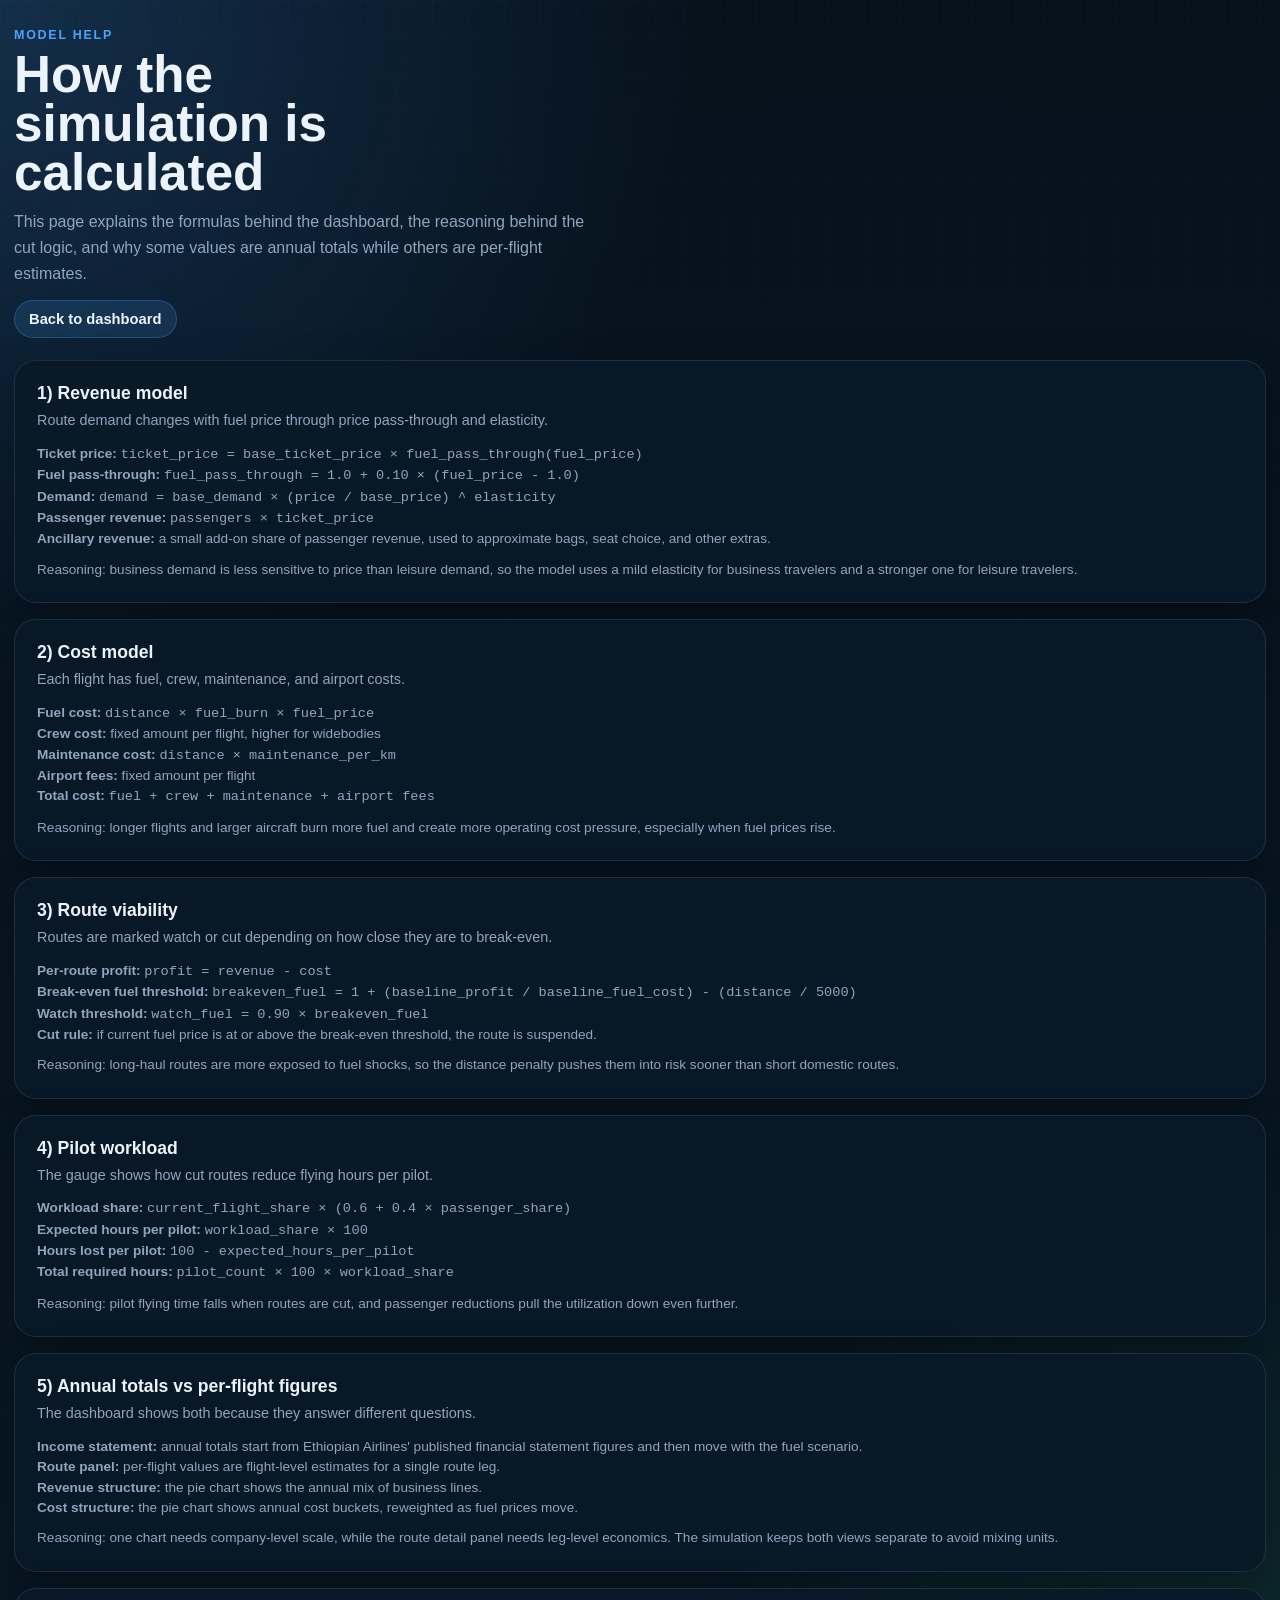
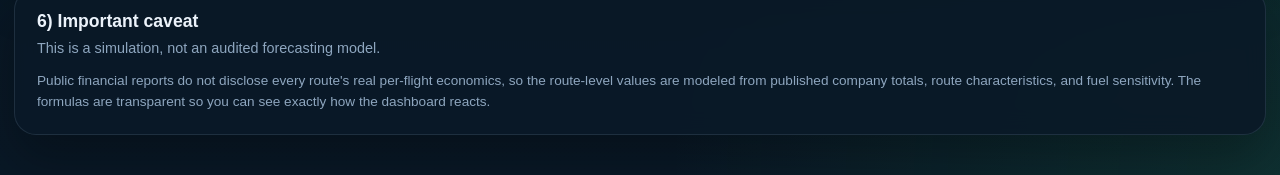
<file: vercel_static/help.html>
<!doctype html>
<html lang="en">
<head>
  <meta charset="utf-8">
  <meta name="viewport" content="width=device-width, initial-scale=1">
  <title>Model Help - Ethiopian Airlines Simulation</title>
  <link rel="stylesheet" href="./style.css">
</head>
<body>
  <main class="app-shell">
    <header class="hero">
      <div>
        <p class="eyebrow">Model Help</p>
        <h1>How the simulation is calculated</h1>
        <p class="subhead">This page explains the formulas behind the dashboard, the reasoning behind the cut logic, and why some values are annual totals while others are per-flight estimates.</p>
        <a class="help-link" href="./index.html">Back to dashboard</a>
      </div>
    </header>

    <section class="panel" style="padding: 22px;">
      <div class="panel-head">
        <h2>1) Revenue model</h2>
        <p>Route demand changes with fuel price through price pass-through and elasticity.</p>
      </div>
      <div class="source-note" style="margin-top: 10px;">
        <p><strong>Ticket price:</strong> <code>ticket_price = base_ticket_price × fuel_pass_through(fuel_price)</code></p>
        <p><strong>Fuel pass-through:</strong> <code>fuel_pass_through = 1.0 + 0.10 × (fuel_price - 1.0)</code></p>
        <p><strong>Demand:</strong> <code>demand = base_demand × (price / base_price) ^ elasticity</code></p>
        <p><strong>Passenger revenue:</strong> <code>passengers × ticket_price</code></p>
        <p><strong>Ancillary revenue:</strong> a small add-on share of passenger revenue, used to approximate bags, seat choice, and other extras.</p>
      </div>
      <p class="source-note">Reasoning: business demand is less sensitive to price than leisure demand, so the model uses a mild elasticity for business travelers and a stronger one for leisure travelers.</p>
    </section>

    <section class="panel" style="padding: 22px; margin-top: 16px;">
      <div class="panel-head">
        <h2>2) Cost model</h2>
        <p>Each flight has fuel, crew, maintenance, and airport costs.</p>
      </div>
      <div class="source-note" style="margin-top: 10px;">
        <p><strong>Fuel cost:</strong> <code>distance × fuel_burn × fuel_price</code></p>
        <p><strong>Crew cost:</strong> fixed amount per flight, higher for widebodies</p>
        <p><strong>Maintenance cost:</strong> <code>distance × maintenance_per_km</code></p>
        <p><strong>Airport fees:</strong> fixed amount per flight</p>
        <p><strong>Total cost:</strong> <code>fuel + crew + maintenance + airport fees</code></p>
      </div>
      <p class="source-note">Reasoning: longer flights and larger aircraft burn more fuel and create more operating cost pressure, especially when fuel prices rise.</p>
    </section>

    <section class="panel" style="padding: 22px; margin-top: 16px;">
      <div class="panel-head">
        <h2>3) Route viability</h2>
        <p>Routes are marked watch or cut depending on how close they are to break-even.</p>
      </div>
      <div class="source-note" style="margin-top: 10px;">
        <p><strong>Per-route profit:</strong> <code>profit = revenue - cost</code></p>
        <p><strong>Break-even fuel threshold:</strong> <code>breakeven_fuel = 1 + (baseline_profit / baseline_fuel_cost) - (distance / 5000)</code></p>
        <p><strong>Watch threshold:</strong> <code>watch_fuel = 0.90 × breakeven_fuel</code></p>
        <p><strong>Cut rule:</strong> if current fuel price is at or above the break-even threshold, the route is suspended.</p>
      </div>
      <p class="source-note">Reasoning: long-haul routes are more exposed to fuel shocks, so the distance penalty pushes them into risk sooner than short domestic routes.</p>
    </section>

    <section class="panel" style="padding: 22px; margin-top: 16px;">
      <div class="panel-head">
        <h2>4) Pilot workload</h2>
        <p>The gauge shows how cut routes reduce flying hours per pilot.</p>
      </div>
      <div class="source-note" style="margin-top: 10px;">
        <p><strong>Workload share:</strong> <code>current_flight_share × (0.6 + 0.4 × passenger_share)</code></p>
        <p><strong>Expected hours per pilot:</strong> <code>workload_share × 100</code></p>
        <p><strong>Hours lost per pilot:</strong> <code>100 - expected_hours_per_pilot</code></p>
        <p><strong>Total required hours:</strong> <code>pilot_count × 100 × workload_share</code></p>
      </div>
      <p class="source-note">Reasoning: pilot flying time falls when routes are cut, and passenger reductions pull the utilization down even further.</p>
    </section>

    <section class="panel" style="padding: 22px; margin-top: 16px;">
      <div class="panel-head">
        <h2>5) Annual totals vs per-flight figures</h2>
        <p>The dashboard shows both because they answer different questions.</p>
      </div>
      <div class="source-note" style="margin-top: 10px;">
        <p><strong>Income statement:</strong> annual totals start from Ethiopian Airlines' published financial statement figures and then move with the fuel scenario.</p>
        <p><strong>Route panel:</strong> per-flight values are flight-level estimates for a single route leg.</p>
        <p><strong>Revenue structure:</strong> the pie chart shows the annual mix of business lines.</p>
        <p><strong>Cost structure:</strong> the pie chart shows annual cost buckets, reweighted as fuel prices move.</p>
      </div>
      <p class="source-note">Reasoning: one chart needs company-level scale, while the route detail panel needs leg-level economics. The simulation keeps both views separate to avoid mixing units.</p>
    </section>

    <section class="panel" style="padding: 22px; margin-top: 16px;">
      <div class="panel-head">
        <h2>6) Important caveat</h2>
        <p>This is a simulation, not an audited forecasting model.</p>
      </div>
      <p class="source-note" style="margin-top: 10px;">
        Public financial reports do not disclose every route's real per-flight economics, so the route-level values are modeled from published company totals, route characteristics, and fuel sensitivity. The formulas are transparent so you can see exactly how the dashboard reacts.
      </p>
    </section>
  </main>
</body>
</html>
</file>
<file: vercel_static/style.css>
:root {
  --bg: #07131f;
  --panel: rgba(10, 25, 40, 0.92);
  --panel-border: rgba(153, 183, 210, 0.14);
  --text: #ecf3fb;
  --muted: #8ea6bf;
  --accent: #2fbf71;
  --warning: #f0b429;
  --danger: #e45757;
  --blue: #4aa3ff;
  --shadow: 0 24px 50px rgba(0, 0, 0, 0.28);
}

* {
  box-sizing: border-box;
}

html, body {
  margin: 0;
  min-height: 100%;
  background:
    radial-gradient(circle at top left, rgba(74, 163, 255, 0.2), transparent 32%),
    radial-gradient(circle at bottom right, rgba(47, 191, 113, 0.14), transparent 28%),
    linear-gradient(180deg, #06111c 0%, #091826 100%);
  color: var(--text);
  font-family: Inter, "Segoe UI", Arial, sans-serif;
}

body::before {
  content: "";
  position: fixed;
  inset: 0;
  pointer-events: none;
  background-image:
    linear-gradient(rgba(255, 255, 255, 0.03) 1px, transparent 1px),
    linear-gradient(90deg, rgba(255, 255, 255, 0.03) 1px, transparent 1px);
  background-size: 36px 36px;
  mask-image: linear-gradient(to bottom, rgba(0, 0, 0, 0.45), transparent 90%);
}

.app-shell {
  width: min(1440px, calc(100% - 28px));
  margin: 0 auto;
  padding: 28px 0 40px;
}

.hero {
  display: grid;
  grid-template-columns: 1.6fr 1fr;
  gap: 20px;
  align-items: end;
  margin-bottom: 22px;
}

.eyebrow {
  margin: 0 0 8px;
  color: var(--blue);
  text-transform: uppercase;
  letter-spacing: 0.14em;
  font-size: 0.78rem;
  font-weight: 700;
}

h1, h2, h3, h4, p {
  margin: 0;
}

h1 {
  font-size: clamp(2rem, 4vw, 3.8rem);
  line-height: 0.96;
  max-width: 13ch;
}

.subhead {
  margin-top: 12px;
  max-width: 66ch;
  color: var(--muted);
  line-height: 1.6;
}

.help-link {
  display: inline-flex;
  margin-top: 14px;
  padding: 10px 14px;
  border-radius: 999px;
  color: var(--text);
  text-decoration: none;
  font-weight: 700;
  font-size: 0.92rem;
  background: rgba(74, 163, 255, 0.14);
  border: 1px solid rgba(74, 163, 255, 0.28);
}

.help-link:hover {
  background: rgba(74, 163, 255, 0.2);
}

.control-card,
.stat-card,
.panel {
  background: var(--panel);
  border: 1px solid var(--panel-border);
  border-radius: 22px;
  box-shadow: var(--shadow);
  backdrop-filter: blur(12px);
}

.control-card {
  padding: 18px 20px 16px;
}

.control-row {
  display: flex;
  justify-content: space-between;
  align-items: center;
  margin-bottom: 12px;
}

.control-row label,
.panel-head p,
.label,
.mini-metrics span,
.slider-scale,
.route-summary span,
.route-detail-copy,
.source-note {
  color: var(--muted);
}

.slider-value {
  font-size: 1.45rem;
  font-weight: 700;
  color: var(--text);
}

input[type="range"] {
  width: 100%;
  accent-color: var(--blue);
}

.slider-scale {
  display: flex;
  justify-content: space-between;
  font-size: 0.82rem;
  margin-top: 8px;
}

.stats-grid {
  display: grid;
  grid-template-columns: repeat(auto-fit, minmax(190px, 1fr));
  gap: 16px;
  margin-bottom: 16px;
}

.stat-card {
  padding: 18px 18px 16px;
}

.stat-card .label {
  display: block;
  margin-bottom: 10px;
  text-transform: uppercase;
  letter-spacing: 0.08em;
  font-size: 0.75rem;
}

.stat-card strong {
  font-size: clamp(1.25rem, 2vw, 1.85rem);
}

.positive {
  color: var(--accent);
}

.negative {
  color: var(--danger);
}

.panel {
  padding: 18px;
}

.panel-head {
  margin-bottom: 12px;
}

.panel-head h2 {
  font-size: 1.1rem;
  margin-bottom: 6px;
}

.panel-head p {
  font-size: 0.9rem;
  line-height: 1.5;
}

.chart-panel {
  min-height: 360px;
}

.chart-panel canvas {
  width: 100% !important;
  height: 300px !important;
}

.structure-grid .chart-panel {
  min-height: 430px;
}

.detail-grid {
  display: grid;
  grid-template-columns: 1.45fr 0.9fr;
  gap: 16px;
  margin-top: 16px;
}

.map-panel,
.pilot-panel {
  min-height: 620px;
}

.route-summary {
  display: grid;
  grid-template-columns: repeat(4, minmax(0, 1fr));
  gap: 10px;
  margin-bottom: 12px;
}

.route-summary > div,
.mini-metrics div,
.route-detail {
  padding: 14px;
  border-radius: 16px;
  background: rgba(255, 255, 255, 0.04);
  border: 1px solid rgba(255, 255, 255, 0.06);
}

.route-summary strong {
  display: block;
  margin-top: 7px;
  font-size: 1.2rem;
}

.map-shell {
  display: grid;
  grid-template-columns: 1.3fr 0.9fr;
  gap: 14px;
  align-items: stretch;
}

#route-map {
  width: 100%;
  height: 520px;
  border-radius: 18px;
  overflow: hidden;
  border: 1px solid rgba(255, 255, 255, 0.08);
}

.route-detail {
  min-height: 520px;
  overflow: auto;
}

.route-mini-chart {
  margin-top: 14px;
  height: 220px;
}

.route-mini-chart canvas {
  width: 100% !important;
  height: 220px !important;
}

.route-lists {
  display: grid;
  grid-template-columns: repeat(2, minmax(0, 1fr));
  gap: 14px;
  margin-top: 14px;
}

.route-list-card {
  padding: 14px;
  border-radius: 18px;
  background: rgba(255, 255, 255, 0.03);
  border: 1px solid rgba(255, 255, 255, 0.06);
}

.route-list-head {
  display: flex;
  align-items: center;
  justify-content: space-between;
  gap: 12px;
  margin-bottom: 10px;
}

.route-list-head h3 {
  font-size: 0.98rem;
}

.route-list-head span {
  min-width: 2.2rem;
  padding: 4px 9px;
  border-radius: 999px;
  background: rgba(255, 255, 255, 0.08);
  color: var(--text);
  font-weight: 700;
  text-align: center;
}

.route-list {
  display: grid;
  gap: 8px;
  max-height: 210px;
  overflow: auto;
  padding-right: 4px;
}

.route-list-item {
  appearance: none;
  font: inherit;
  width: 100%;
  display: grid;
  grid-template-columns: 1fr auto;
  gap: 8px;
  align-items: center;
  padding: 10px 12px;
  border: 1px solid rgba(255, 255, 255, 0.06);
  border-radius: 12px;
  background: rgba(255, 255, 255, 0.03);
  color: var(--text);
  text-align: left;
  cursor: pointer;
}

.route-list-item:hover {
  background: rgba(255, 255, 255, 0.06);
}

.route-list-item strong {
  display: block;
  font-size: 0.95rem;
}

.route-list-item small {
  display: block;
  margin-top: 4px;
  color: var(--muted);
  font-size: 0.78rem;
}

.route-list-pill {
  align-self: center;
  justify-self: end;
  padding: 4px 8px;
  border-radius: 999px;
  font-size: 0.72rem;
  font-weight: 700;
  text-transform: uppercase;
  letter-spacing: 0.06em;
}

.route-list-pill.cut {
  background: rgba(228, 87, 87, 0.16);
  color: #ff9a9a;
}

.route-list-pill.watch {
  background: rgba(240, 180, 41, 0.16);
  color: #ffd86f;
}

.route-detail h3 {
  font-size: 1.15rem;
  margin-bottom: 6px;
}

.route-code {
  color: var(--muted);
  font-weight: 500;
}

.route-badge {
  display: inline-flex;
  align-items: center;
  padding: 6px 10px;
  border-radius: 999px;
  margin-bottom: 14px;
  text-transform: uppercase;
  letter-spacing: 0.08em;
  font-size: 0.72rem;
  font-weight: 700;
}

.route-badge.healthy {
  background: rgba(47, 191, 113, 0.16);
  color: #6ee7a3;
}

.route-badge.watch {
  background: rgba(240, 180, 41, 0.16);
  color: #ffd86f;
}

.route-badge.inactive {
  background: rgba(228, 87, 87, 0.16);
  color: #ff9a9a;
}

.route-kpis {
  display: grid;
  grid-template-columns: repeat(2, minmax(0, 1fr));
  gap: 10px;
  margin-bottom: 14px;
}

.route-kpis div {
  padding: 12px;
  border-radius: 14px;
  background: rgba(255, 255, 255, 0.03);
}

.route-kpis span {
  display: block;
  color: var(--muted);
  font-size: 0.78rem;
  margin-bottom: 6px;
  text-transform: uppercase;
  letter-spacing: 0.06em;
}

.route-kpis strong {
  font-size: 1rem;
}

.route-detail-copy {
  margin-bottom: 12px;
  line-height: 1.55;
}

.risk-list {
  margin: 10px 0 0;
  padding-left: 18px;
  color: var(--text);
  line-height: 1.6;
}

.source-note {
  margin-top: 10px;
  font-size: 0.85rem;
  line-height: 1.5;
}

.source-note a {
  color: var(--blue);
  text-decoration: none;
}

.source-note a:hover {
  text-decoration: underline;
}

.gauge-wrap {
  display: grid;
  gap: 18px;
  align-items: start;
}

.gauge {
  --utilization: 100%;
  --gauge-color: var(--accent);
  width: 280px;
  aspect-ratio: 1;
  border-radius: 50%;
  background:
    conic-gradient(var(--gauge-color) 0 var(--utilization), rgba(255, 255, 255, 0.08) var(--utilization) 100%);
  display: grid;
  place-items: center;
  position: relative;
  justify-self: center;
}

.gauge::before {
  content: "";
  position: absolute;
  inset: 20px;
  border-radius: 50%;
  background: rgba(7, 19, 31, 0.96);
  border: 1px solid rgba(153, 183, 210, 0.12);
}

.gauge-core {
  position: relative;
  z-index: 1;
  text-align: center;
}

.gauge-core span {
  display: block;
  font-size: 2.2rem;
  font-weight: 800;
}

.gauge-core small {
  display: block;
  color: var(--muted);
  margin-top: 6px;
  font-size: 0.95rem;
}

.mini-metrics {
  width: 100%;
  display: grid;
  grid-template-columns: repeat(2, minmax(0, 1fr));
  gap: 12px;
}

.mini-metrics strong {
  display: block;
  margin-top: 8px;
  font-size: 1.2rem;
}

.leaflet-container {
  background: #0a1320;
}

.leaflet-control-attribution,
.leaflet-control-zoom {
  filter: saturate(0.8);
}

@media (max-width: 1200px) {
  .hero,
  .detail-grid {
    grid-template-columns: 1fr;
  }

  .map-shell {
    grid-template-columns: 1fr;
  }

  .route-lists {
    grid-template-columns: 1fr;
  }

  #route-map,
  .route-detail {
    min-height: 420px;
  }
}

@media (max-width: 640px) {
  .app-shell {
    width: min(100% - 16px, 1440px);
    padding-top: 18px;
  }

  .route-summary,
  .route-kpis,
  .mini-metrics {
    grid-template-columns: 1fr;
  }

  .gauge {
    width: 220px;
  }

  .panel {
    padding: 14px;
  }
}
</file>
